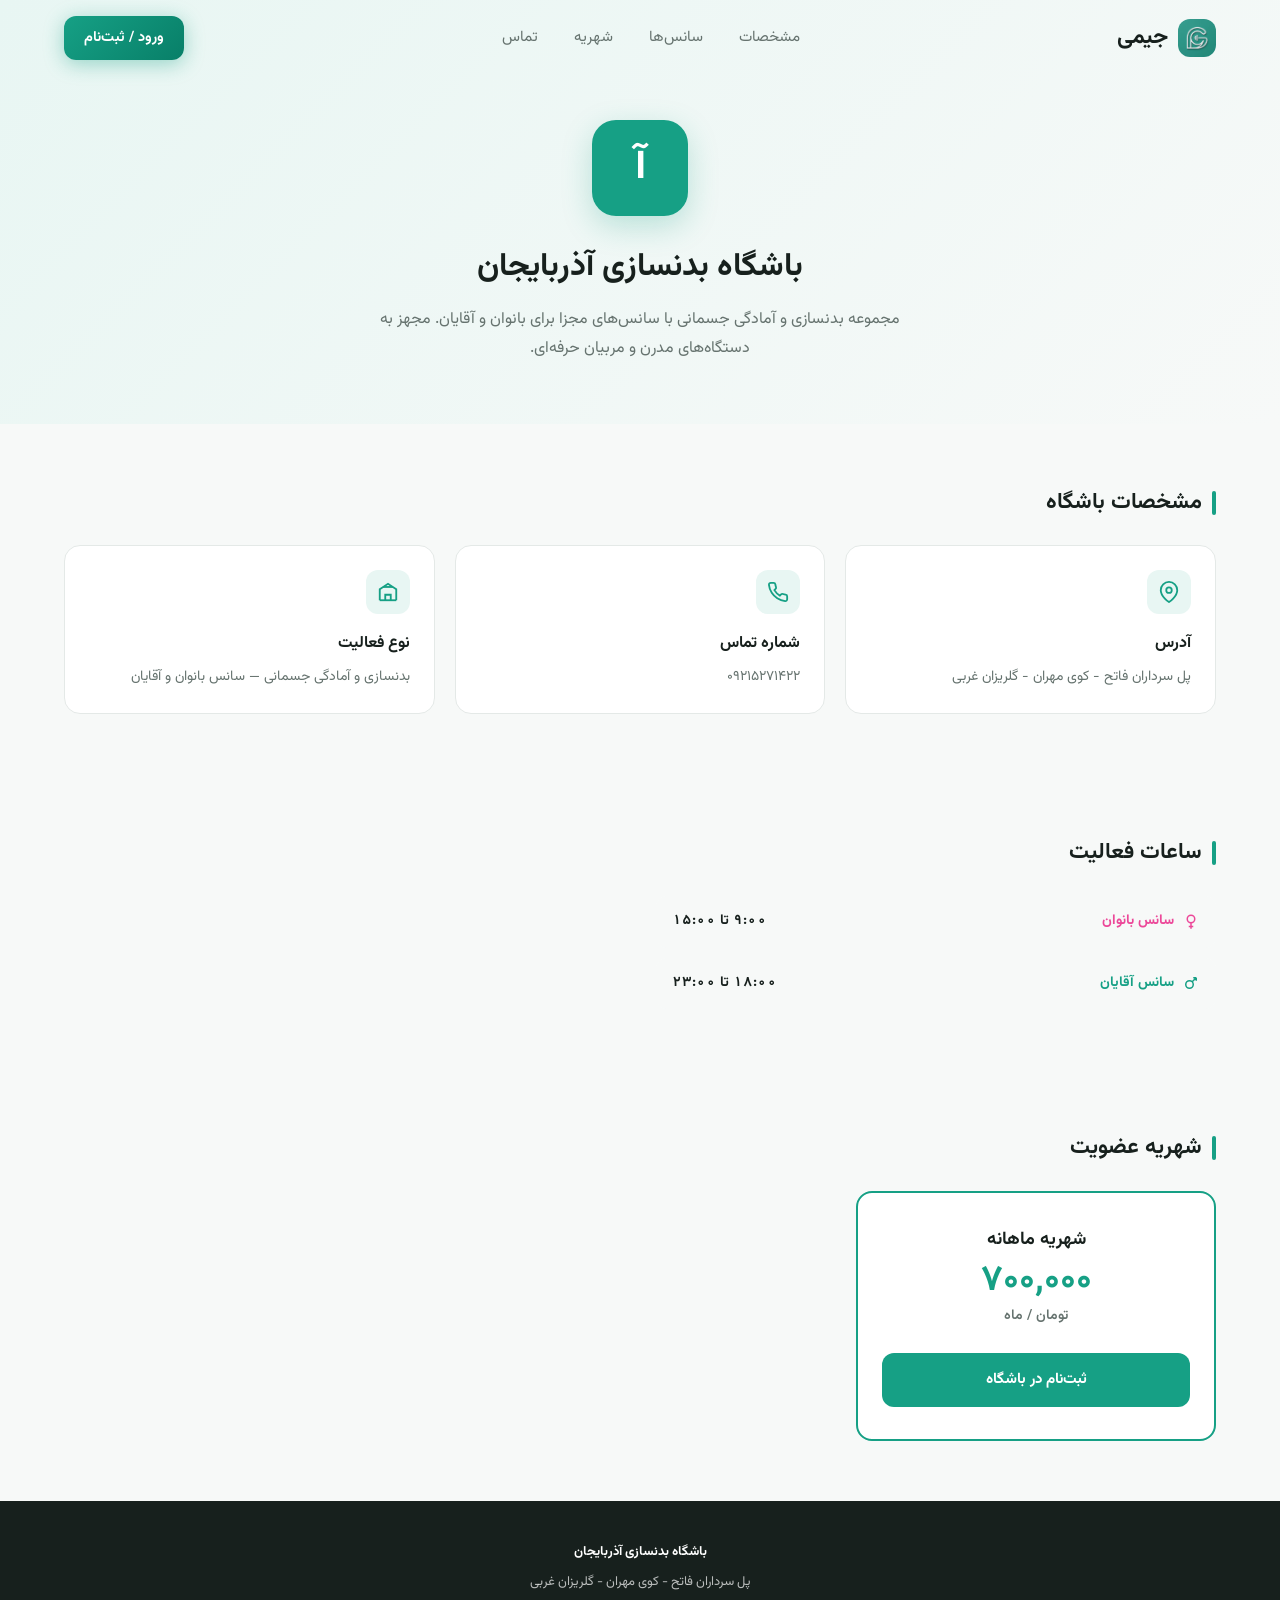
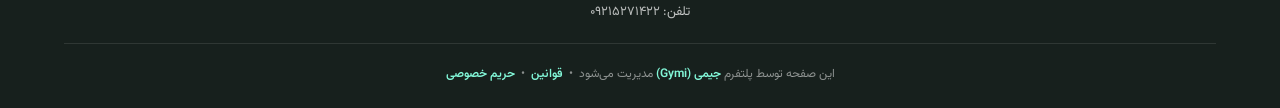
<file: club-azarbaijan.html>
<!DOCTYPE html>
<html lang="fa" dir="rtl">

<head>
    <meta charset="UTF-8">
    <meta name="viewport" content="width=device-width, initial-scale=1.0">
    <meta name="description" content="باشگاه بدنسازی آذربایجان — پل سرداران فاتح، کوی مهران، گلریزان غربی. سانس بانوان و آقایان. شهریه ماهانه ۷۰۰ هزار تومان.">
    <title>باشگاه بدنسازی آذربایجان | جیمی</title>
    <meta name="enamad" content="22237658" />
    <!-- ===== Favicon ===== -->
    <link rel="icon" type="image/x-icon" href="images/favicon/favicon.ico">
    <link rel="icon" type="image/png" sizes="32x32" href="images/favicon/favicon-32x32.png">
    <link rel="icon" type="image/png" sizes="16x16" href="images/favicon/favicon-16x16.png">
    <link rel="apple-touch-icon" sizes="180x180" href="images/favicon/apple-touch-icon.png">
    <link rel="manifest" href="images/favicon/site.webmanifest">
    <meta name="theme-color" content="#16A085">

    <!-- Apply saved theme before render to prevent flash (FOUC) -->
    <script>
        (function () {
            var saved = localStorage.getItem('gymi-theme') || 'light';
            document.documentElement.setAttribute('data-theme', saved);
        })();
    </script>

    <link rel="preload" href="fonts/Vazirmatn-Regular.woff2" as="font" type="font/woff2" crossorigin>
    <link rel="preload" href="fonts/Vazirmatn-Bold.woff2" as="font" type="font/woff2" crossorigin>
    <link rel="stylesheet" href="style.css">

    <style>
        /* Club landing-specific styles */
        .club-hero {
            padding: 120px 0 60px;
            background: linear-gradient(135deg, #E8F6F3 0%, #F7F9F8 100%);
            text-align: center;
        }

        .club-hero-logo {
            width: 96px;
            height: 96px;
            border-radius: 24px;
            background: #16A085;
            display: inline-flex;
            align-items: center;
            justify-content: center;
            color: #fff;
            font-size: 44px;
            font-weight: 900;
            margin-bottom: 24px;
            box-shadow: 0 10px 30px rgba(22, 160, 133, 0.25);
        }

        .club-hero h1 {
            font-size: 32px;
            font-weight: 800;
            color: #17201D;
            margin-bottom: 12px;
        }

        .club-hero p {
            font-size: 16px;
            color: #66736F;
            max-width: 560px;
            margin: 0 auto;
            line-height: 1.8;
        }

        .club-section {
            padding: 60px 0;
        }

        .club-section-title {
            font-size: 22px;
            font-weight: 800;
            color: #17201D;
            margin-bottom: 24px;
            display: flex;
            align-items: center;
            gap: 10px;
        }

        .club-section-title::before {
            content: '';
            width: 4px;
            height: 24px;
            background: #16A085;
            border-radius: 4px;
        }

        .club-grid {
            display: grid;
            grid-template-columns: repeat(auto-fit, minmax(280px, 1fr));
            gap: 20px;
        }

        .club-card {
            background: #fff;
            border: 1px solid #E4E9E7;
            border-radius: 16px;
            padding: 24px;
        }

        .club-card-icon {
            width: 44px;
            height: 44px;
            border-radius: 12px;
            background: #E8F6F3;
            display: flex;
            align-items: center;
            justify-content: center;
            color: #16A085;
            margin-bottom: 16px;
        }

        .club-card h3 {
            font-size: 16px;
            font-weight: 700;
            color: #17201D;
            margin-bottom: 8px;
        }

        .club-card p {
            font-size: 14px;
            color: #66736F;
            line-height: 1.7;
        }

        .shift-row {
            display: flex;
            align-items: center;
            justify-content: space-between;
            padding: 14px 16px;
            background: #F7F9F8;
            border-radius: 12px;
            margin-bottom: 10px;
        }

        .shift-row:last-child {
            margin-bottom: 0;
        }

        .shift-label {
            display: flex;
            align-items: center;
            gap: 8px;
            font-weight: 700;
            color: #17201D;
            font-size: 14px;
        }

        .shift-label.men {
            color: #16A085;
        }

        .shift-label.women {
            color: #EC4899;
        }

        .shift-time {
            font-weight: 700;
            color: #17201D;
            font-size: 14px;
            font-variant-numeric: tabular-nums;
        }

        .pricing-card {
            background: #fff;
            border: 2px solid #16A085;
            border-radius: 16px;
            padding: 32px 24px;
            text-align: center;
        }

        .pricing-name {
            font-size: 18px;
            font-weight: 800;
            color: #17201D;
            margin-bottom: 8px;
        }

        .pricing-price {
            font-size: 36px;
            font-weight: 900;
            color: #16A085;
            line-height: 1;
            margin-bottom: 6px;
        }

        .pricing-unit {
            font-size: 14px;
            font-weight: 600;
            color: #66736F;
        }

        .club-cta {
            margin-top: 24px;
            display: inline-block;
            padding: 14px 32px;
            background: #16A085;
            color: #fff;
            border-radius: 12px;
            font-weight: 700;
            text-decoration: none;
            font-size: 15px;
            transition: transform 0.2s, box-shadow 0.2s;
        }

        .club-cta:hover {
            transform: translateY(-2px);
            box-shadow: 0 10px 25px rgba(22, 160, 133, 0.3);
        }

        .club-footer {
            background: #17201D;
            color: #fff;
            padding: 40px 0 24px;
            text-align: center;
        }

        .club-footer p {
            font-size: 13px;
            color: rgba(255, 255, 255, 0.7);
            margin-bottom: 8px;
        }

        .club-footer a {
            color: #82F7D8;
            text-decoration: none;
            font-weight: 600;
        }

        .club-footer-brand {
            margin-top: 20px;
            padding-top: 20px;
            border-top: 1px solid rgba(255, 255, 255, 0.1);
            font-size: 12px;
            color: rgba(255, 255, 255, 0.5);
        }

        @media (max-width: 640px) {
            .club-hero {
                padding: 100px 0 40px;
            }

            .club-hero h1 {
                font-size: 24px;
            }

            .club-section {
                padding: 40px 0;
            }

            .pricing-price {
                font-size: 30px;
            }
        }
    </style>
</head>

<body>

    <!-- ===== Header ===== -->
    <header class="navbar scrolled" id="navbar">
        <div class="container nav-container">
            <a href="index.html" class="logo">
                <img src="images/logo/logo-icon.webp" alt="لوگوی جیمی" class="logo-img" width="38" height="38">
                <span class="logo-accent">جیمی</span>
            </a>

            <nav class="nav-menu" id="navMenu">
                <a href="#info" class="nav-link">مشخصات</a>
                <a href="#shifts" class="nav-link">سانس‌ها</a>
                <a href="#pricing" class="nav-link">شهریه</a>
                <a href="#contact" class="nav-link">تماس</a>
            </nav>

            <div class="nav-actions">
                <a href="https://app.gymiapps.ir/" class="btn btn-primary btn-sm" target="_blank" rel="noopener">
                    ورود / ثبت‌نام
                </a>
            </div>
        </div>
    </header>

    <!-- ===== Hero ===== -->
    <section class="club-hero">
        <div class="container">
            <div class="club-hero-logo">آ</div>
            <h1>باشگاه بدنسازی آذربایجان</h1>
            <p>
                مجموعه بدنسازی و آمادگی جسمانی با سانس‌های مجزا برای بانوان و آقایان.
                مجهز به دستگاه‌های مدرن و مربیان حرفه‌ای.
            </p>
        </div>
    </section>

    <!-- ===== Info ===== -->
    <section class="club-section" id="info">
        <div class="container">
            <h2 class="club-section-title">مشخصات باشگاه</h2>
            <div class="club-grid">
                <div class="club-card">
                    <div class="club-card-icon">
                        <svg viewBox="0 0 24 24" fill="none" stroke="currentColor" stroke-width="2" width="22" height="22">
                            <path d="M21 10c0 7-9 13-9 13s-9-6-9-13a9 9 0 0 1 18 0z" />
                            <circle cx="12" cy="10" r="3" />
                        </svg>
                    </div>
                    <h3>آدرس</h3>
                    <p>پل سرداران فاتح - کوی مهران - گلریزان غربی</p>
                </div>

                <div class="club-card">
                    <div class="club-card-icon">
                        <svg viewBox="0 0 24 24" fill="none" stroke="currentColor" stroke-width="2" width="22" height="22">
                            <path d="M22 16.92v3a2 2 0 0 1-2.18 2 19.79 19.79 0 0 1-8.63-3.07 19.5 19.5 0 0 1-6-6 19.79 19.79 0 0 1-3.07-8.67A2 2 0 0 1 4.11 2h3a2 2 0 0 1 2 1.72 12.84 12.84 0 0 0 .7 2.81 2 2 0 0 1-.45 2.11L8.09 9.91a16 16 0 0 0 6 6l1.27-1.27a2 2 0 0 1 2.11-.45 12.84 12.84 0 0 0 2.81.7A2 2 0 0 1 22 16.92z" />
                        </svg>
                    </div>
                    <h3>شماره تماس</h3>
                    <p dir="ltr" style="text-align: right;">۰۹۲۱۵۲۷۱۴۲۲</p>
                </div>

                <div class="club-card">
                    <div class="club-card-icon">
                        <svg viewBox="0 0 24 24" fill="none" stroke="currentColor" stroke-width="2" width="22" height="22">
                            <path d="M6.5 6.5h11" />
                            <path d="M21 21H3" />
                            <path d="M3 21V9l9-6 9 6v12" />
                            <path d="M9 21v-6h6v6" />
                        </svg>
                    </div>
                    <h3>نوع فعالیت</h3>
                    <p>بدنسازی و آمادگی جسمانی — سانس بانوان و آقایان</p>
                </div>
            </div>
        </div>
    </section>

    <!-- ===== Shifts ===== -->
    <section class="club-section" id="shifts" style="background: #F7F9F8;">
        <div class="container">
            <h2 class="club-section-title">ساعات فعالیت</h2>
            <div style="max-width: 560px;">
                <div class="shift-row">
                    <div class="shift-label women">
                        <svg viewBox="0 0 24 24" fill="none" stroke="currentColor" stroke-width="2" width="18" height="18">
                            <circle cx="12" cy="8" r="5" />
                            <path d="M12 13v8M9 18h6" />
                        </svg>
                        سانس بانوان
                    </div>
                    <div class="shift-time">۹:۰۰ تا ۱۵:۰۰</div>
                </div>

                <div class="shift-row">
                    <div class="shift-label men">
                        <svg viewBox="0 0 24 24" fill="none" stroke="currentColor" stroke-width="2" width="18" height="18">
                            <circle cx="10" cy="14" r="5" />
                            <path d="M19 5l-5.4 5.4M19 5h-4M19 5v4" />
                        </svg>
                        سانس آقایان
                    </div>
                    <div class="shift-time">۱۸:۰۰ تا ۲۳:۰۰</div>
                </div>
            </div>
        </div>
    </section>

    <!-- ===== Pricing ===== -->
    <section class="club-section" id="pricing">
        <div class="container">
            <h2 class="club-section-title">شهریه عضویت</h2>
            <div style="max-width: 360px;">
                <div class="pricing-card">
                    <div class="pricing-name">شهریه ماهانه</div>
                    <div class="pricing-price">۷۰۰,۰۰۰</div>
                    <div class="pricing-unit">تومان / ماه</div>
                    <a href="https://app.gymiapps.ir/" class="club-cta" target="_blank" rel="noopener">
                        ثبت‌نام در باشگاه
                    </a>
                </div>
            </div>
        </div>
    </section>

    <!-- ===== Footer ===== -->
    <footer class="club-footer" id="contact">
        <div class="container">
            <p><strong style="color: #fff;">باشگاه بدنسازی آذربایجان</strong></p>
            <p>پل سرداران فاتح - کوی مهران - گلریزان غربی</p>
            <p>تلفن: <span dir="ltr">۰۹۲۱۵۲۷۱۴۲۲</span></p>

            <div class="club-footer-brand">
                این صفحه توسط پلتفرم
                <a href="https://gymiapps.ir/" target="_blank" rel="noopener">جیمی (Gymi)</a>
                مدیریت می‌شود
                &nbsp;•&nbsp;
                <a href="https://gymiapps.ir/terms.html" target="_blank" rel="noopener">قوانین</a>
                &nbsp;•&nbsp;
                <a href="https://gymiapps.ir/privacy.html" target="_blank" rel="noopener">حریم خصوصی</a>
            </div>
        </div>
    </footer>

    <script src="script.js"></script>
</body>

</html>
</file>
<file: style.css>
/* =================================
   Font Face — Vazirmatn (Self-Hosted)
   ================================= */
@font-face {
    font-family: 'Vazirmatn';
    src: url('fonts/Vazirmatn-Regular.woff2') format('woff2');
    font-weight: 400;
    font-style: normal;
    font-display: swap;
}

@font-face {
    font-family: 'Vazirmatn';
    src: url('fonts/Vazirmatn-SemiBold.woff2') format('woff2');
    font-weight: 600;
    font-style: normal;
    font-display: swap;
}

@font-face {
    font-family: 'Vazirmatn';
    src: url('fonts/Vazirmatn-Bold.woff2') format('woff2');
    font-weight: 800;
    font-style: normal;
    font-display: swap;
}

/* =================================
   Theme Tokens
   :root = Light (default — matches the Gymi app)
   [data-theme="dark"] = Dark (the original dark theme)
   ================================= */
:root {
    color-scheme: light;

    --bg: #F7F9F8;
    --bg-2: #FFFFFF;
    --surface: rgba(22, 160, 133, 0.05);
    --surface-2: rgba(22, 160, 133, 0.08);
    --border: rgba(23, 32, 29, 0.1);
    --border-2: rgba(23, 32, 29, 0.18);

    --text: #17201D;
    --text-2: #66736F;
    --text-3: #8A9692;

    --primary: #16A085;
    --primary-2: #087F68;
    --accent: #3B82F6;
    --success: #16A085;
    --warning: #F59E0B;
    --error: #EF4444;
    --phone-notch-bg: #1a1a1a;
    --grad-primary: linear-gradient(135deg, #16A085 0%, #087F68 100%);
    --grad-text: linear-gradient(90deg, #16A085, #087F68);
    --grad-card: linear-gradient(145deg, rgba(22, 160, 133, 0.08), rgba(22, 160, 133, 0.02));

    --shadow-sm: 0 2px 8px rgba(23, 32, 29, 0.06);
    --shadow-md: 0 8px 30px rgba(23, 32, 29, 0.08);
    --shadow-lg: 0 20px 60px rgba(23, 32, 29, 0.12);
    --shadow-glow: 0 0 40px rgba(22, 160, 133, 0.2);

    /* RGB triples for theme-aware translucent tints */
    --primary-rgb: 22, 160, 133;
    --primary-2-rgb: 8, 127, 104;
    --accent-rgb: 59, 130, 246;
    --success-rgb: 22, 160, 133;

    /* Theme-aware solid/gradient layers (replaces hardcoded colors) */
    --nav-bg: rgba(247, 249, 248, 0.85);
    --nav-shadow: 0 10px 40px rgba(23, 32, 29, 0.08);
    --menu-bg: rgba(255, 255, 255, 0.98);
    --phone-bg: linear-gradient(145deg, #e7eceb, #d3dbd9);
    --phone-screen-bg: #FFFFFF;
    --floating-card-bg: rgba(255, 255, 255, 0.95);
    --grid-line: rgba(23, 32, 29, 0.05);
    --brands-bg: rgba(22, 160, 133, 0.025);
    --btn-hover-grad: linear-gradient(135deg, #1ba798 0%, #0a8f78 100%);
    --orb-opacity: 0.16;

    --container: 1200px;
    --radius: 16px;
    --radius-lg: 24px;
    --radius-xl: 32px;

    --t-fast: 0.2s ease;
    --t-base: 0.35s cubic-bezier(0.4, 0, 0.2, 1);
    --t-slow: 0.6s cubic-bezier(0.16, 1, 0.3, 1);
}

[data-theme="dark"] {
    color-scheme: dark;

    --bg: #07091a;
    --bg-2: #0c1028;
    --surface: rgba(255, 255, 255, 0.05);
    --surface-2: rgba(255, 255, 255, 0.08);
    --border: rgba(255, 255, 255, 0.1);
    --border-2: rgba(255, 255, 255, 0.18);
    --phone-notch-bg: #000;
    --text: #f4f6ff;
    --text-2: #a8b0d4;
    --text-3: #6b74a0;

    --primary: #6366f1;
    --primary-2: #8b5cf6;
    --accent: #06b6d4;
    --success: #10b981;
    --warning: #f59e0b;
    --error: #ef4444;

    --grad-primary: linear-gradient(135deg, #6366f1 0%, #8b5cf6 50%, #06b6d4 100%);
    --grad-text: linear-gradient(90deg, #818cf8, #a78bfa, #22d3ee);
    --grad-card: linear-gradient(145deg, rgba(99, 102, 241, 0.15), rgba(6, 182, 212, 0.05));

    --shadow-sm: 0 2px 8px rgba(0, 0, 0, 0.2);
    --shadow-md: 0 8px 30px rgba(0, 0, 0, 0.35);
    --shadow-lg: 0 20px 60px rgba(0, 0, 0, 0.5);
    --shadow-glow: 0 0 40px rgba(99, 102, 241, 0.35);

    --primary-rgb: 99, 102, 241;
    --primary-2-rgb: 139, 92, 246;
    --accent-rgb: 6, 182, 212;
    --success-rgb: 16, 185, 129;

    --nav-bg: rgba(7, 9, 26, 0.8);
    --nav-shadow: 0 10px 40px rgba(0, 0, 0, 0.3);
    --menu-bg: rgba(12, 16, 40, 0.98);
    --phone-bg: linear-gradient(145deg, #1a1f3d, #0d1026);
    --phone-screen-bg: #0a0d20;
    --floating-card-bg: rgba(16, 20, 46, 0.9);
    --grid-line: rgba(255, 255, 255, 0.03);
    --brands-bg: rgba(255, 255, 255, 0.015);
    --btn-hover-grad: linear-gradient(135deg, #818cf8, #22d3ee);
    --orb-opacity: 0.4;
}

*,
*::before,
*::after {
    margin: 0;
    padding: 0;
    box-sizing: border-box;
}

html {
    scroll-behavior: smooth;
    scroll-padding-top: 90px;
}

body {
    font-family: 'Vazirmatn', system-ui, -apple-system, 'Segoe UI', sans-serif;
    background-color: var(--bg);
    color: var(--text);
    line-height: 1.7;
    overflow-x: hidden;
    -webkit-font-smoothing: antialiased;
}

body.no-scroll {
    overflow: hidden;
}

a {
    color: inherit;
    text-decoration: none;
}

ul {
    list-style: none;
}

img,
svg {
    display: block;
    max-width: 100%;
}

button {
    font-family: inherit;
    cursor: pointer;
    border: none;
    background: none;
    color: inherit;
}

.container {
    width: 100%;
    max-width: var(--container);
    margin: 0 auto;
    padding: 0 24px;
}

::selection {
    background: var(--primary);
    color: #fff;
}

::-webkit-scrollbar {
    width: 10px;
}

::-webkit-scrollbar-track {
    background: var(--bg-2);
}

::-webkit-scrollbar-thumb {
    background: linear-gradient(180deg, var(--primary), var(--primary-2));
    border-radius: 10px;
    border: 2px solid var(--bg-2);
}


@keyframes pulse {

    0%,
    100% {
        opacity: 1;
    }

    50% {
        opacity: 0.5;
    }
}

/* ===== Scroll Progress ===== */
.scroll-progress {
    position: fixed;
    top: 0;
    right: 0;
    height: 3px;
    width: 0%;
    background: var(--grad-primary);
    z-index: 1000;
    transition: width 0.1s linear;
    box-shadow: 0 0 10px rgba(var(--primary-rgb), 0.6);
}

/* ===== Buttons ===== */
.btn {
    display: inline-flex;
    align-items: center;
    justify-content: center;
    gap: 8px;
    padding: 14px 28px;
    border-radius: 12px;
    font-size: 1rem;
    font-weight: 700;
    transition: all var(--t-base);
    position: relative;
    overflow: hidden;
    white-space: nowrap;
}

.btn-sm {
    padding: 10px 20px;
    font-size: 0.9rem;
}

.btn-block {
    width: 100%;
}



.btn-primary::before {
    content: '';
    position: absolute;
    inset: 0;
    background: var(--btn-hover-grad);
    opacity: 0;
    transition: opacity var(--t-base);
    z-index: -1;    /* ← اضافه کن */
}

.btn-primary:hover {
    transform: translateY(-2px);
    box-shadow: 0 8px 30px rgba(var(--primary-rgb), 0.55);
}

.btn-primary:hover::before {
    opacity: 1;
}

.btn-primary > * {
    position: relative;
    z-index: 1;
}

.btn-primary {
    background: var(--grad-primary);
    color: #fff;
    box-shadow: 0 4px 20px rgba(var(--primary-rgb), 0.4);
    position: relative;
    z-index: 1;     /* ← اضافه کن */
    isolation: isolate;
}

.btn-ghost {
    background: var(--surface);
    border: 1px solid var(--border-2);
    color: var(--text);
    backdrop-filter: blur(10px);
}

.btn-ghost:hover {
    background: var(--surface-2);
    border-color: var(--primary);
    transform: translateY(-2px);
}

/* ===== Navbar ===== */
.navbar {
    position: fixed;
    top: 0;
    right: 0;
    left: 0;
    z-index: 100;
    padding: 16px 0;
    transition: all var(--t-base);
}

.navbar.scrolled {
    padding: 10px 0;
    background: var(--nav-bg);
    backdrop-filter: blur(20px) saturate(180%);
    border-bottom: 1px solid var(--border);
    box-shadow: var(--nav-shadow);
}

.nav-container {
    display: flex;
    align-items: center;
    justify-content: space-between;
    gap: 20px;
}

.logo {
    display: flex;
    align-items: center;
    gap: 10px;
    font-size: 1.4rem;
    font-weight: 800;
    transition: transform var(--t-fast);
}

.logo:hover {
    transform: scale(1.05);
}

.logo-img {
    display: block;
    width: 38px;
    height: 38px;
    object-fit: contain;
    flex-shrink: 0;
    border-radius: 12px;
    /* ← این رو بیشتر کن */
    transition: transform var(--t-fast);
}

.logo:hover .logo-img {
    transform: scale(1.05);
}

.logo-accent {
    color: var(--text);
}

.nav-menu {
    display: flex;
    align-items: center;
    gap: 4px;
}

.nav-link {
    padding: 8px 16px;
    border-radius: 10px;
    font-size: 0.95rem;
    font-weight: 500;
    color: var(--text-2);
    transition: all var(--t-fast);
    position: relative;
}

.nav-link:hover {
    color: var(--text);
    background: var(--surface);
}

.nav-link.active {
    color: var(--text);
    background: var(--surface-2);
}

.nav-actions {
    display: flex;
    align-items: center;
    gap: 12px;
}

.nav-actions-mobile {
    display: none;
}

/* ===== Theme Toggle ===== */
.theme-toggle {
    display: inline-flex;
    align-items: center;
    justify-content: center;
    width: 42px;
    height: 42px;
    border-radius: 12px;
    background: var(--surface);
    border: 1px solid var(--border);
    color: var(--text);
    flex-shrink: 0;
    transition: all var(--t-fast);
}

.theme-toggle:hover {
    background: var(--surface-2);
    border-color: var(--primary);
    color: var(--primary);
}

@media (hover: hover) and (pointer: fine) {
    .theme-toggle:hover {
        transform: rotate(-12deg);
    }
}

.theme-toggle svg {
    width: 20px;
    height: 20px;
    flex-shrink: 0;
}

/* In light mode show the sun, in dark mode show the moon */
.theme-toggle .icon-sun {
    display: block;
}

.theme-toggle .icon-moon {
    display: none;
}

[data-theme="dark"] .theme-toggle .icon-sun {
    display: none;
}

[data-theme="dark"] .theme-toggle .icon-moon {
    display: block;
}

.hamburger {
    display: none;
    width: 44px;
    height: 44px;
    flex-direction: column;
    align-items: center;
    justify-content: center;
    gap: 5px;
    border-radius: 12px;
    background: var(--surface);
    border: 1px solid var(--border);
}

.hamburger span {
    width: 20px;
    height: 2px;
    background: var(--text);
    border-radius: 2px;
    transition: all var(--t-base);
}

.hamburger.active span:nth-child(1) {
    transform: translateY(7px) rotate(45deg);
}

.hamburger.active span:nth-child(2) {
    opacity: 0;
}

.hamburger.active span:nth-child(3) {
    transform: translateY(-7px) rotate(-45deg);
}

/* ===== Hero ===== */
.hero {
    position: relative;
    min-height: 100vh;
    display: flex;
    align-items: center;
    padding: 140px 0 80px;
    overflow: hidden;
}

.hero-bg {
    position: absolute;
    inset: 0;
    z-index: 0;
    pointer-events: none;
}

.orb {
    position: absolute;
    border-radius: 50%;
    filter: blur(100px);
    opacity: var(--orb-opacity);
    animation: floatOrb 20s ease-in-out infinite;
}

.orb-1 {
    width: 500px;
    height: 500px;
    background: radial-gradient(circle, var(--primary), transparent 70%);
    top: -100px;
    right: -150px;
}

.orb-2 {
    width: 450px;
    height: 450px;
    background: radial-gradient(circle, var(--accent), transparent 70%);
    bottom: -150px;
    left: -100px;
    animation-delay: -7s;
}

.orb-3 {
    width: 350px;
    height: 350px;
    background: radial-gradient(circle, var(--primary-2), transparent 70%);
    top: 40%;
    left: 35%;
    animation-delay: -14s;
}

@keyframes floatOrb {

    0%,
    100% {
        transform: translate(0, 0) scale(1);
    }

    33% {
        transform: translate(40px, -50px) scale(1.1);
    }

    66% {
        transform: translate(-30px, 40px) scale(0.95);
    }
}

.grid-overlay {
    position: absolute;
    inset: 0;
    background-image:
        linear-gradient(var(--grid-line) 1px, transparent 1px),
        linear-gradient(90deg, var(--grid-line) 1px, transparent 1px);
    background-size: 60px 60px;
    mask-image: radial-gradient(ellipse at center, black 30%, transparent 75%);
    -webkit-mask-image: radial-gradient(ellipse at center, black 30%, transparent 75%);
}

.hero-container {
    position: relative;
    z-index: 1;
    display: grid;
    grid-template-columns: 1.1fr 0.9fr;
    align-items: center;
    gap: 60px;
}

.hero-content {
    max-width: 620px;
}

.badge {
    display: inline-flex;
    align-items: center;
    gap: 10px;
    padding: 8px 18px;
    background: var(--surface);
    border: 1px solid var(--border-2);
    border-radius: 100px;
    font-size: 0.85rem;
    font-weight: 600;
    color: var(--text-2);
    backdrop-filter: blur(10px);
    margin-bottom: 24px;
}

.pulse-dot {
    width: 8px;
    height: 8px;
    background: var(--success);
    border-radius: 50%;
    position: relative;
}

.pulse-dot::before {
    content: '';
    position: absolute;
    inset: 0;
    background: var(--success);
    border-radius: 50%;
    animation: pulseRing 2s ease-out infinite;
}

@keyframes pulseRing {
    0% {
        transform: scale(1);
        opacity: 1;
    }

    100% {
        transform: scale(3);
        opacity: 0;
    }
}

.hero-title {
    font-size: clamp(2.5rem, 5.5vw, 4.5rem);
    font-weight: 900;
    line-height: 1.15;
    margin-bottom: 24px;
    letter-spacing: -0.02em;
}

.gradient-text {
    background: var(--grad-text);
    -webkit-background-clip: text;
    background-clip: text;
    -webkit-text-fill-color: transparent;
    background-size: 200% 200%;
    animation: gradientShift 5s ease infinite;
}

@keyframes gradientShift {

    0%,
    100% {
        background-position: 0% 50%;
    }

    50% {
        background-position: 100% 50%;
    }
}

.hero-subtitle {
    font-size: 1.15rem;
    color: var(--text-2);
    margin-bottom: 36px;
    max-width: 540px;
}

.hero-buttons {
    display: flex;
    gap: 16px;
    flex-wrap: wrap;
    margin-bottom: 40px;
}

.hero-trust {
    display: flex;
    align-items: center;
    gap: 16px;
}

.avatars {
    display: flex;
}

.avatar {
    width: 42px;
    height: 42px;
    border-radius: 50%;
    display: grid;
    place-items: center;
    font-weight: 700;
    font-size: 0.95rem;
    color: #fff;
    background: var(--grad-primary);
    border: 2px solid var(--bg);
    margin-right: -12px;
}

.avatar:nth-child(2) {
    background: linear-gradient(135deg, #06b6d4, #3b82f6);
}

.avatar:nth-child(3) {
    background: linear-gradient(135deg, #8b5cf6, #ec4899);
}

.avatar:nth-child(4) {
    background: linear-gradient(135deg, #f59e0b, #ef4444);
}

.stars {
    color: var(--warning);
    letter-spacing: 2px;
    font-size: 0.9rem;
    margin-bottom: 2px;
}

.trust-text span {
    font-size: 0.9rem;
    color: var(--text-2);
}

/* ===== Phone Mockup ===== */
.hero-visual {
    display: flex;
    justify-content: center;
    align-items: center;
}

.phone-wrapper {
    position: relative;
    width: 340px;
}

.phone {
    position: relative;
    width: 320px;
    height: 650px;
    background: var(--phone-bg);
    border-radius: 48px;
    border: 2px solid var(--border-2);
    padding: 14px;
    box-shadow: var(--shadow-lg), var(--shadow-glow);
    animation: phoneFloat 6s ease-in-out infinite;
    z-index: 2;
}

@keyframes phoneFloat {

    0%,
    100% {
        transform: translateY(0) rotate(0deg);
    }

    50% {
        transform: translateY(-25px) rotate(-1.5deg);
    }
}

.phone-notch {
    position: absolute;
    top: 14px;
    left: 50%;
    transform: translateX(-50%);
    width: 110px;
    height: 26px;
    background: var(--phone-notch-bg);
    border-radius: 0 0 18px 18px;
    z-index: 10;
}

.phone-screen {
    width: 100%;
    height: 100%;
    background: var(--phone-screen-bg);
    border-radius: 28px;
    overflow: hidden;
    padding: 0;
    display: flex;
    flex-direction: column;
}

.app-header {
    text-align: center;
}

.app-greeting {
    font-size: 1.15rem;
    font-weight: 800;
    margin-bottom: 2px;
}

.app-sub {
    font-size: 0.8rem;
    color: var(--text-3);
}

.app-stats {
    display: grid;
    grid-template-columns: 1fr 1fr;
    gap: 10px;
}

.app-stat {
    background: var(--surface);
    border: 1px solid var(--border);
    border-radius: 16px;
    padding: 14px 12px;
    text-align: center;
}

.app-stat.accent {
    background: var(--grad-card);
    border-color: rgba(var(--primary-rgb), 0.4);
}

.as-value {
    font-size: 1.6rem;
    font-weight: 900;
    background: var(--grad-text);
    -webkit-background-clip: text;
    background-clip: text;
    -webkit-text-fill-color: transparent;
}

.as-label {
    font-size: 0.7rem;
    color: var(--text-3);
    margin-top: 2px;
}

.app-chart {
    background: var(--surface);
    border: 1px solid var(--border);
    border-radius: 16px;
    padding: 14px;
}

.ac-title {
    font-size: 0.8rem;
    font-weight: 700;
    color: var(--text-2);
    margin-bottom: 12px;
}

.chart-bars {
    display: flex;
    align-items: flex-end;
    gap: 8px;
    height: 90px;
}

.bar {
    flex: 1;
    height: var(--h);
    background: var(--grad-primary);
    border-radius: 6px 6px 3px 3px;
    opacity: 0.85;
    transform-origin: bottom;
    animation: barGrow 1.5s cubic-bezier(0.16, 1, 0.3, 1) backwards;
}

.bar:nth-child(1) {
    animation-delay: 0.1s;
}

.bar:nth-child(2) {
    animation-delay: 0.2s;
}

.bar:nth-child(3) {
    animation-delay: 0.3s;
}

.bar:nth-child(4) {
    animation-delay: 0.4s;
}

.bar:nth-child(5) {
    animation-delay: 0.5s;
}

.bar:nth-child(6) {
    animation-delay: 0.6s;
}

.bar:nth-child(7) {
    animation-delay: 0.7s;
}

@keyframes barGrow {
    from {
        transform: scaleY(0);
        opacity: 0;
    }

    to {
        transform: scaleY(1);
        opacity: 0.85;
    }
}

.app-classes {
    background: var(--surface);
    border: 1px solid var(--border);
    border-radius: 16px;
    padding: 14px;
    flex: 1;
}

.class-item {
    display: flex;
    align-items: center;
    gap: 10px;
    padding: 8px 0;
    font-size: 0.82rem;
    color: var(--text-2);
    border-bottom: 1px solid var(--border);
}

.class-item:last-child {
    border-bottom: none;
}

.ci-dot {
    width: 9px;
    height: 9px;
    border-radius: 50%;
    background: var(--success);
    flex-shrink: 0;
}

.ci-dot.violet {
    background: var(--primary-2);
}

.ci-dot.orange {
    background: var(--warning);
}

/* Floating Cards */
.floating-card {
    position: absolute;
    z-index: 3;
    display: flex;
    align-items: center;
    gap: 12px;
    background: var(--floating-card-bg);
    backdrop-filter: blur(20px);
    border: 1px solid var(--border-2);
    border-radius: 18px;
    padding: 14px 18px;
    box-shadow: var(--shadow-md);
    animation: cardFloat 5s ease-in-out infinite;
}

.card-revenue {
    top: 80px;
    left: -70px;
    animation-delay: -1s;
}

.card-members {
    bottom: 100px;
    right: -60px;
    animation-delay: -3s;
}

@keyframes cardFloat {

    0%,
    100% {
        transform: translateY(0) rotate(0deg);
    }

    50% {
        transform: translateY(-15px) rotate(1.5deg);
    }
}

.fc-icon {
    width: 42px;
    height: 42px;
    border-radius: 12px;
    display: grid;
    place-items: center;
    padding: 10px;
    flex-shrink: 0;
}

.fc-icon.green {
    background: rgba(var(--success-rgb), 0.15);
    color: var(--success);
}

.fc-icon.violet {
    background: rgba(var(--primary-2-rgb), 0.15);
    color: var(--primary-2);
}

.fc-title {
    font-size: 0.75rem;
    color: var(--text-3);
    margin-bottom: 2px;
}

.fc-value {
    font-size: 1.05rem;
    font-weight: 800;
    margin-bottom: 2px;
}

.fc-trend {
    font-size: 0.68rem;
    color: var(--success);
}

.card-members .fc-trend {
    color: var(--text-3);
}

/* ===== Section Commons ===== */
.section {
    position: relative;
    padding: 100px 0;
}

.section-head {
    text-align: center;
    max-width: 720px;
    margin: 0 auto 64px;
}

.section-tag {
    display: inline-block;
    padding: 6px 18px;
    background: var(--surface);
    border: 1px solid var(--border-2);
    border-radius: 100px;
    font-size: 0.8rem;
    font-weight: 700;
    color: var(--primary);
    margin-bottom: 16px;
    letter-spacing: 1px;
}

.section-title {
    font-size: clamp(2rem, 4vw, 3.2rem);
    font-weight: 900;
    line-height: 1.2;
    margin-bottom: 16px;
    letter-spacing: -0.02em;
}

.section-desc {
    font-size: 1.1rem;
    color: var(--text-2);
}

/* ===== Brands ===== */
.brands {
    padding: 50px 0;
    border-top: 1px solid var(--border);
    border-bottom: 1px solid var(--border);
    background: var(--brands-bg);
}

.brands-title {
    text-align: center;
    font-size: 0.85rem;
    color: var(--text-3);
    margin-bottom: 28px;
    letter-spacing: 1px;
}

.brands-static {
    display: flex;
    justify-content: center;
    align-items: center;
    gap: 40px;
    flex-wrap: wrap;
}

.brand-item {
    font-size: 1.1rem;
    font-weight: 700;
    color: var(--text-2);
    white-space: nowrap;
    padding: 10px 20px;
    background: var(--surface);
    border: 1px solid var(--border);
    border-radius: var(--radius);
    transition: all var(--t-base);
}

.brand-item:hover {
    color: var(--text);
    border-color: var(--border-2);
    background: var(--surface-2);
    transform: translateY(-3px);
}

/* ===== Features ===== */
.features-grid {
    display: grid;
    grid-template-columns: repeat(3, 1fr);
    gap: 24px;
}

.feature-card {
    position: relative;
    background: var(--surface);
    border: 1px solid var(--border);
    border-radius: var(--radius-lg);
    padding: 32px;
    transition: all var(--t-base);
    overflow: hidden;
}

.feature-card::before {
    content: '';
    position: absolute;
    inset: 0;
    background: var(--grad-card);
    opacity: 0;
    transition: opacity var(--t-base);
    pointer-events: none;
}

.feature-card:hover {
    transform: translateY(-8px);
    border-color: var(--border-2);
    box-shadow: var(--shadow-lg);
}

.feature-card:hover::before {
    opacity: 1;
}

.feature-icon {
    width: 56px;
    height: 56px;
    border-radius: 16px;
    display: grid;
    place-items: center;
    padding: 14px;
    margin-bottom: 20px;
    position: relative;
    z-index: 1;
    transition: transform var(--t-base);
}

.feature-card:hover .feature-icon {
    transform: scale(1.1) rotate(-5deg);
}

.icon-green {
    background: rgba(var(--success-rgb), 0.15);
    color: var(--success);
}

.icon-violet {
    background: rgba(var(--primary-2-rgb), 0.15);
    color: var(--primary-2);
}

.icon-orange {
    background: rgba(245, 158, 11, 0.15);
    color: var(--warning);
}

.icon-cyan {
    background: rgba(var(--accent-rgb), 0.15);
    color: var(--accent);
}

.icon-pink {
    background: rgba(236, 72, 153, 0.15);
    color: #ec4899;
}

.icon-yellow {
    background: rgba(250, 204, 21, 0.15);
    color: #facc15;
}

.feature-card h3 {
    font-size: 1.25rem;
    font-weight: 800;
    margin-bottom: 10px;
    position: relative;
    z-index: 1;
}

.feature-card p {
    font-size: 0.95rem;
    color: var(--text-2);
    line-height: 1.7;
    position: relative;
    z-index: 1;
}

/* ===== Stats ===== */
.stats {
    padding: 80px 0;
    background: linear-gradient(180deg, transparent, rgba(var(--primary-rgb), 0.04), transparent);
}

.stats-grid {
    display: grid;
    grid-template-columns: repeat(4, 1fr);
    gap: 24px;
}

.stat-item {
    text-align: center;
    padding: 32px 16px;
    background: var(--surface);
    border: 1px solid var(--border);
    border-radius: var(--radius-lg);
    transition: all var(--t-base);
}

.stat-item:hover {
    transform: translateY(-6px);
    border-color: var(--primary);
    box-shadow: var(--shadow-glow);
}

.stat-number {
    font-size: clamp(2rem, 4vw, 3rem);
    font-weight: 900;
    line-height: 1.1;
    margin-bottom: 8px;
    background: var(--grad-text);
    -webkit-background-clip: text;
    background-clip: text;
    -webkit-text-fill-color: transparent;
}

.stat-label {
    font-size: 0.95rem;
    color: var(--text-2);
    font-weight: 500;
}

/* ===== How It Works ===== */
.steps {
    display: flex;
    align-items: stretch;
    justify-content: center;
    gap: 0;
    flex-wrap: wrap;
}

.step {
    flex: 1;
    min-width: 200px;      /* ← از 260 به 200 */
    max-width: 260px;      /* ← از 340 به 260 */
    text-align: center;
    padding: 28px 18px;
    background: var(--surface);
    border: 1px solid var(--border);
    border-radius: var(--radius-lg);
    transition: all var(--t-base);
}

.step:hover {
    transform: translateY(-8px);
    border-color: var(--primary);
    box-shadow: var(--shadow-lg);
}

.step-number {
    width: 64px;
    height: 64px;
    margin: 0 auto 20px;
    border-radius: 50%;
    display: grid;
    place-items: center;
    font-size: 1.6rem;
    font-weight: 900;
    background: var(--grad-primary);
    color: #fff;
    box-shadow: 0 8px 25px rgba(var(--primary-rgb), 0.4);
}

.step h3 {
    font-size: 1.25rem;
    font-weight: 800;
    margin-bottom: 10px;
}

.step p {
    font-size: 0.95rem;
    color: var(--text-2);
}

.step-line {
    width: 30px;
    align-self: center;
    height: 2px;
    background: linear-gradient(90deg, var(--primary), transparent);
    margin: 0 12px;
}

/* ===== Showcase ===== */
.showcase-grid {
    display: grid;
    grid-template-columns: 280px 1fr;
    gap: 60px;
    align-items: center;
}

.showcase-tabs {
    display: flex;
    flex-direction: column;
    gap: 12px;
}

.tab {
    display: flex;
    align-items: center;
    gap: 12px;
    padding: 16px 24px;
    border-radius: var(--radius);
    background: var(--surface);
    border: 1px solid var(--border);
    font-size: 1rem;
    font-weight: 600;
    color: var(--text-2);
    text-align: right;
    transition: all var(--t-base);
    position: relative;
    overflow: hidden;
}

.tab::before {
    content: '';
    position: absolute;
    right: 0;
    top: 50%;
    transform: translateY(-50%);
    width: 3px;
    height: 0;
    background: var(--grad-primary);
    transition: height var(--t-base);
    border-radius: 3px;
}

.tab:hover {
    color: var(--text);
    background: var(--surface-2);
}

.tab.active {
    color: var(--text);
    background: var(--grad-card);
    border-color: rgba(var(--primary-rgb), 0.4);
    box-shadow: var(--shadow-sm);
}

.tab.active::before {
    height: 60%;
}

.showcase-stage {
    display: flex;
    justify-content: center;
    align-items: center;
    min-height: 720px;
    position: relative;
}

.showcase-stage::before {
    content: '';
    position: absolute;
    width: 400px;
    height: 400px;
    background: radial-gradient(circle, rgba(var(--primary-rgb), 0.25), transparent 70%);
    filter: blur(80px);
    z-index: 0;
}

.stage-phone {
    position: relative;
    z-index: 1;
    width: 288px;
    height: 620px;
    background: var(--phone-bg);
    border-radius: 40px;
    border: 2px solid var(--border-2);
    padding: 12px;
    box-shadow: var(--shadow-lg), var(--shadow-glow);
    animation: phoneFloat 6s ease-in-out infinite;
    transition: transform 0.5s cubic-bezier(0.16, 1, 0.3, 1), opacity 0.5s ease;
}

.stage-phone.switching {
    transform: scale(0.92);
    opacity: 0.4;
}



/* ===== Testimonials ===== */
.testimonials-grid {
    display: grid;
    grid-template-columns: repeat(3, 1fr);
    gap: 24px;
}

.testimonial-card {
    background: var(--surface);
    border: 1px solid var(--border);
    border-radius: var(--radius-lg);
    padding: 32px;
    transition: all var(--t-base);
    display: flex;
    flex-direction: column;
}

.testimonial-card:hover {
    transform: translateY(-8px);
    border-color: var(--border-2);
    box-shadow: var(--shadow-lg);
}

.testimonial-card .stars {
    font-size: 1.1rem;
    margin-bottom: 16px;
}

.testimonial-card p {
    font-size: 1rem;
    color: var(--text-2);
    line-height: 1.8;
    margin-bottom: 24px;
    flex: 1;
}

.testimonial-author {
    display: flex;
    align-items: center;
    gap: 12px;
}

.testimonial-author .avatar {
    margin-right: 0;
    flex-shrink: 0;
}

.ta-name {
    font-weight: 700;
    font-size: 0.95rem;
}

.ta-role {
    font-size: 0.82rem;
    color: var(--text-3);
}

/* ===== Pricing ===== */
.pricing-grid {
    display: grid;
    grid-template-columns: repeat(3, 1fr);
    gap: 24px;
    align-items: stretch;
}

.pricing-card {
    position: relative;
    background: var(--surface);
    border: 1px solid var(--border);
    border-radius: var(--radius-lg);
    padding: 36px 32px;
    transition: all var(--t-base);
    display: flex;
    flex-direction: column;
}

.pricing-card:hover {
    transform: translateY(-8px);
    border-color: var(--border-2);
    box-shadow: var(--shadow-lg);
}

.pricing-card.popular {
    background: var(--grad-card);
    border-color: rgba(var(--primary-rgb), 0.5);
    box-shadow: var(--shadow-glow);
    transform: scale(1.03);
}

.pricing-card.popular:hover {
    transform: scale(1.03) translateY(-8px);
}

.popular-badge {
    position: absolute;
    top: -14px;
    right: 32px;
    padding: 6px 16px;
    background: var(--grad-primary);
    border-radius: 100px;
    font-size: 0.78rem;
    font-weight: 700;
    color: #fff;
    box-shadow: 0 4px 15px rgba(var(--primary-rgb), 0.5);
}

.pricing-name {
    font-size: 1.15rem;
    font-weight: 800;
    color: var(--text-2);
    margin-bottom: 12px;
}

.pricing-price {
    font-size: 2.4rem;
    font-weight: 900;
    margin-bottom: 24px;
    line-height: 1;
}

.pricing-unit {
    font-size: 0.9rem;
    font-weight: 500;
    color: var(--text-3);
}

.pricing-features {
    display: flex;
    flex-direction: column;
    gap: 12px;
    margin-bottom: 28px;
    flex: 1;
}

.pricing-features li {
    display: flex;
    align-items: center;
    gap: 10px;
    font-size: 0.95rem;
    color: var(--text-2);
}

.pricing-features li::before {
    content: '✓';
    width: 22px;
    height: 22px;
    border-radius: 50%;
    background: rgba(var(--success-rgb), 0.15);
    color: var(--success);
    display: grid;
    place-items: center;
    font-size: 0.75rem;
    font-weight: 900;
    flex-shrink: 0;
}

/* ===== Download CTA ===== */
.download {
    padding-bottom: 100px;
}

.download-card {
    position: relative;
    background: linear-gradient(135deg, rgba(var(--primary-rgb), 0.12), rgba(var(--accent-rgb), 0.06));
    border: 1px solid var(--border-2);
    border-radius: var(--radius-xl);
    padding: 72px 40px;
    text-align: center;
    overflow: hidden;
}

.download-glow {
    position: absolute;
    top: -50%;
    left: 50%;
    transform: translateX(-50%);
    width: 700px;
    height: 700px;
    background: radial-gradient(circle, rgba(var(--primary-rgb), 0.3), transparent 60%);
    filter: blur(60px);
    pointer-events: none;
}

.download-content {
    position: relative;
    z-index: 1;
}

.download-title {
    font-size: clamp(1.8rem, 4vw, 3rem);
    font-weight: 900;
    line-height: 1.25;
    margin-bottom: 16px;
}

.download-desc {
    font-size: 1.1rem;
    color: var(--text-2);
    margin-bottom: 40px;
}

.download-buttons {
    display: flex;
    justify-content: center;
    gap: 16px;
    flex-wrap: wrap;
}

.store-btn {
    display: flex;
    align-items: center;
    gap: 12px;
    padding: 14px 24px;
    background: var(--surface);
    border: 1px solid var(--border-2);
    border-radius: 16px;
    transition: all var(--t-base);
    backdrop-filter: blur(10px);
}

.store-btn:hover {
    transform: translateY(-4px);
    background: var(--surface-2);
    border-color: var(--primary);
    box-shadow: var(--shadow-md);
}

.store-btn svg {
    color: var(--text);
    flex-shrink: 0;
}

.store-btn small {
    display: block;
    font-size: 0.72rem;
    color: var(--text-3);
    line-height: 1.2;
}

.store-btn strong {
    display: block;
    font-size: 1rem;
    font-weight: 700;
    line-height: 1.3;
}

/* ===== Footer ===== */
.footer {
    background: var(--bg-2);
    border-top: 1px solid var(--border);
    padding-top: 64px;
}

.footer-container {
    display: grid;
    grid-template-columns: 1fr 2fr;
    gap: 60px;
    padding-bottom: 48px;
}

.footer-brand p {
    color: var(--text-3);
    font-size: 0.95rem;
    margin-top: 12px;
}

.footer-links {
    display: grid;
    grid-template-columns: repeat(3, 1fr);
    gap: 40px;
}

.footer-col h4 {
    font-size: 1rem;
    font-weight: 800;
    margin-bottom: 16px;
    color: var(--text);
}

.footer-col a {
    display: block;
    font-size: 0.92rem;
    color: var(--text-3);
    margin-bottom: 10px;
    transition: all var(--t-fast);
}

.footer-col a:hover {
    color: var(--primary);
    transform: translateX(-4px);
}

.footer-bottom {
    border-top: 1px solid var(--border);
    padding: 24px 0;
}

.footer-bottom .container {
    display: flex;
    align-items: center;
    justify-content: space-between;
    gap: 20px;
    flex-wrap: wrap;
}

.footer-bottom p {
    font-size: 0.85rem;
    color: var(--text-3);
}

.social-links {
    display: flex;
    gap: 20px;
}

.social-links a {
    font-size: 0.85rem;
    color: var(--text-2);
    transition: color var(--t-fast);
}

.social-links a:hover {
    color: var(--primary);
}

/* ===== Scroll Reveal Animation ===== */
.reveal {
    opacity: 0;
    transform: translateY(40px);
    transition: opacity 0.8s cubic-bezier(0.16, 1, 0.3, 1),
        transform 0.8s cubic-bezier(0.16, 1, 0.3, 1);
}

.reveal.active {
    opacity: 1;
    transform: translateY(0);
}

/* ===== Responsive ===== */
@media (max-width: 1024px) {
    .hero-container {
        grid-template-columns: 1fr;
        gap: 80px;
        text-align: center;
    }

    .hero-content {
        max-width: 100%;
        margin: 0 auto;
    }

    .hero-subtitle {
        margin-left: auto;
        margin-right: auto;
    }

    .hero-buttons {
        justify-content: center;
    }

    .hero-trust {
        justify-content: center;
    }

    .features-grid,
    .testimonials-grid,
    .pricing-grid {
        grid-template-columns: repeat(2, 1fr);
    }

    .pricing-card.popular {
        transform: none;
    }

    .pricing-card.popular:hover {
        transform: translateY(-8px);
    }

    .showcase-grid {
        grid-template-columns: 1fr;
        gap: 40px;
    }

    .showcase-tabs {
        flex-direction: row;
        flex-wrap: wrap;
        justify-content: center;
    }

    .tab {
        min-width: 130px;
        justify-content: center;
    }

    .tab::before {
        display: none;
    }

    .footer-container {
        grid-template-columns: 1fr;
        gap: 40px;
    }
}

@media (max-width: 900px) {
    .nav-menu {
        position: fixed;
        top: 0;
        right: -100%;
        width: 75%;
        max-width: 320px;
        height: 100vh;
        flex-direction: column;
        align-items: stretch;
        justify-content: flex-start;
        gap: 8px;
        background: var(--menu-bg);
        backdrop-filter: blur(20px);
        border-left: 1px solid var(--border);
        padding: 90px 24px 24px;
        transition: right var(--t-slow);
        z-index: 99;
    }

    .nav-menu.open {
        right: 0;
    }

    .nav-link {
        padding: 14px 16px;
        font-size: 1.05rem;
        border-radius: 12px;
    }

    .nav-actions-mobile {
        display: block;
        margin-top: 16px;
    }

    .nav-actions-mobile .btn {
        width: 100%;
    }

    .nav-actions .theme-toggle {
        display: none;
    }

    .nav-actions-mobile .theme-toggle {
        width: 100%;
        margin-top: 12px;
    }

    .hamburger {
        display: flex;
    }

    .steps {
        flex-direction: column;
        align-items: center;
    }

    .step-line {
        width: 2px;
        height: 40px;
        background: linear-gradient(180deg, var(--primary), transparent);
        margin: 12px 0;
    }

    .stats-grid {
        grid-template-columns: repeat(2, 1fr);
        gap: 16px;
    }
}

@media (max-width: 640px) {
    .container {
        padding: 0 16px;
    }

    .hero {
        padding: 120px 0 60px;
    }

    .hero-title {
        font-size: 2.2rem;
    }

    .hero-subtitle {
        font-size: 1rem;
    }

    .hero-buttons {
    flex-direction: row;
    justify-content: center;
    flex-wrap: wrap;
    width: 100%;
}

.hero-buttons .btn {
    width: auto;
    min-width: 140px;
    padding: 12px 20px;
    font-size: 0.9rem;
    flex: 0 1 auto;
}

    .phone-wrapper {
        width: 280px;
    }

    .phone {
        width: 280px;
        height: 570px;
        border-radius: 40px;
    }



    .floating-card {
        padding: 10px 14px;
        gap: 8px;
    }

    .fc-icon {
        width: 34px;
        height: 34px;
    }

    .fc-value {
        font-size: 0.9rem;
    }

    .fc-title {
        font-size: 0.68rem;
    }

    .fc-trend {
        font-size: 0.62rem;
    }

    .card-revenue {
        top: 60px;
        left: -30px;
    }

    .card-members {
        bottom: 80px;
        right: -20px;
    }

    .section {
        padding: 70px 0;
    }

    .section-head {
        margin-bottom: 40px;
    }

    .features-grid,
    .testimonials-grid,
    .pricing-grid {
        grid-template-columns: 1fr;
    }

    .pricing-card {
        padding: 28px 24px;
    }

    .stats-grid {
        grid-template-columns: 1fr 1fr;
    }

    .stat-item {
        padding: 24px 12px;
    }

    .download-card {
        padding: 48px 20px;
    }

    .download-buttons {
        flex-direction: column;
        align-items: stretch;
    }

    .store-btn {
        justify-content: center;
    }

    .stage-phone {
        width: 280px;
        height: 570px;
        border-radius: 40px;
    }

    .showcase-stage {
        min-height: 640px;
    }

    .footer-links {
        grid-template-columns: 1fr 1fr;
        gap: 32px;
    }

    .footer-bottom .container {
        flex-direction: column;
        text-align: center;
    }
}

@media (max-width: 380px) {

    .phone,
    .stage-phone {
        width: 250px;
        height: 510px;
    }

    .hero-title {
        font-size: 1.9rem;
    }

    .card-revenue {
        left: -10px;
    }

    .card-members {
        right: 0;
    }
}

/* ===== Reduced Motion ===== */
@media (prefers-reduced-motion: reduce) {

    *,
    *::before,
    *::after {
        animation-duration: 0.01ms !important;
        animation-iteration-count: 1 !important;
        transition-duration: 0.01ms !important;
        scroll-behavior: auto !important;
    }

    .reveal {
        opacity: 1;
        transform: none;
    }
}


/* =================================
   Trust Badges (Footer)
   ================================= */
.trust-badges {
    display: flex;
    gap: 12px;
    margin-top: 20px;
    flex-wrap: wrap;
}

.trust-badge-placeholder {
    width: 80px;
    height: 80px;
    display: grid;
    place-items: center;
    background: var(--surface);
    border: 1px dashed var(--border-2);
    border-radius: var(--radius);
    font-size: 0.72rem;
    color: var(--text-3);
    text-align: center;
    line-height: 1.4;
    padding: 6px;
    transition: all var(--t-fast);
}

.trust-badge-placeholder:hover {
    border-color: var(--primary);
    color: var(--text-2);
}

/* =================================
   Legal / Info Pages
   ================================= */
.page-header {
    padding: 140px 0 60px;
    position: relative;
    overflow: hidden;
}

.page-header::before {
    content: '';
    position: absolute;
    top: -100px;
    right: -150px;
    width: 500px;
    height: 500px;
    background: radial-gradient(circle, rgba(var(--primary-rgb), 0.25), transparent 70%);
    filter: blur(100px);
    pointer-events: none;
}

.page-header-content {
    position: relative;
    z-index: 1;
    max-width: 760px;
}

.page-breadcrumb {
    display: flex;
    align-items: center;
    gap: 8px;
    font-size: 0.85rem;
    color: var(--text-3);
    margin-bottom: 16px;
}

.page-breadcrumb a {
    color: var(--text-3);
    transition: color var(--t-fast);
}

.page-breadcrumb a:hover {
    color: var(--primary);
}

.page-breadcrumb span {
    color: var(--text-2);
}

.page-title {
    font-size: clamp(2rem, 4.5vw, 3.2rem);
    font-weight: 900;
    line-height: 1.2;
    margin-bottom: 16px;
    letter-spacing: -0.02em;
}

.page-subtitle {
    font-size: 1.1rem;
    color: var(--text-2);
    max-width: 640px;
}

.page-updated {
    display: inline-block;
    margin-top: 20px;
    padding: 6px 14px;
    background: var(--surface);
    border: 1px solid var(--border);
    border-radius: 100px;
    font-size: 0.78rem;
    color: var(--text-3);
}

/* =================================
   Legal Content
   ================================= */
.legal-section {
    padding: 40px 0 100px;
}

.legal-content {
    max-width: 820px;
    margin: 0 auto;
}

.legal-content>*+* {
    margin-top: 20px;
}

.legal-content h2 {
    font-size: 1.5rem;
    font-weight: 800;
    margin-top: 48px;
    padding-top: 32px;
    border-top: 1px solid var(--border);
    color: var(--text);
    letter-spacing: -0.01em;
}

.legal-content h2:first-child {
    margin-top: 0;
    padding-top: 0;
    border-top: none;
}

.legal-content h3 {
    font-size: 1.15rem;
    font-weight: 700;
    margin-top: 28px;
    color: var(--text);
}

.legal-content p {
    color: var(--text-2);
    line-height: 1.9;
}

.legal-content ul {
    list-style: none;
    padding: 0;
    display: flex;
    flex-direction: column;
    gap: 10px;
}

.legal-content ul li {
    position: relative;
    padding-right: 26px;
    color: var(--text-2);
    line-height: 1.8;
}

.legal-content ul li::before {
    content: '';
    position: absolute;
    right: 0;
    top: 12px;
    width: 6px;
    height: 6px;
    border-radius: 50%;
    background: var(--primary);
    box-shadow: 0 0 8px rgba(var(--primary-rgb), 0.6);
}

.legal-content a {
    color: var(--primary);
    transition: color var(--t-fast);
    text-decoration: underline;
    text-decoration-color: rgba(var(--primary-rgb), 0.3);
    text-underline-offset: 4px;
}

.legal-content a:hover {
    color: var(--primary-2);
    text-decoration-color: var(--primary-2);
}

.legal-content strong {
    color: var(--text);
    font-weight: 700;
}

.legal-note {
    background: var(--surface);
    border: 1px solid var(--border);
    border-right: 3px solid var(--primary);
    border-radius: var(--radius);
    padding: 20px 24px;
    margin: 24px 0;
    font-size: 0.95rem;
    color: var(--text-2);
}

.legal-note strong {
    color: var(--text);
}

/* =================================
   Contact Page
   ================================= */
.contact-grid {
    display: grid;
    grid-template-columns: 1fr 1fr;
    gap: 32px;
    max-width: 1000px;
    margin: 0 auto;
}

.contact-card {
    background: var(--surface);
    border: 1px solid var(--border);
    border-radius: var(--radius-lg);
    padding: 32px;
    transition: all var(--t-base);
}

.contact-card:hover {
    border-color: var(--border-2);
    transform: translateY(-4px);
    box-shadow: var(--shadow-md);
}

.contact-card-icon {
    width: 48px;
    height: 48px;
    border-radius: 14px;
    display: grid;
    place-items: center;
    background: rgba(var(--primary-rgb), 0.12);
    color: var(--primary);
    margin-bottom: 18px;
    padding: 12px;
}

.contact-card h3 {
    font-size: 1.1rem;
    font-weight: 800;
    margin-bottom: 10px;
}

.contact-card p {
    color: var(--text-2);
    font-size: 0.95rem;
    line-height: 1.8;
}

.contact-value {
    display: inline-block;
    margin-top: 8px;
    padding: 6px 12px;
    background: var(--surface-2);
    border: 1px dashed var(--border-2);
    border-radius: 8px;
    font-size: 0.85rem;
    color: var(--text-3);
    font-family: 'Vazirmatn', monospace;
}

.contact-cta-box {
    max-width: 820px;
    margin: 48px auto 0;
    background: var(--grad-card);
    border: 1px solid var(--border-2);
    border-radius: var(--radius-lg);
    padding: 32px;
    text-align: center;
}

.contact-cta-box h3 {
    font-size: 1.3rem;
    font-weight: 800;
    margin-bottom: 10px;
}

.contact-cta-box p {
    color: var(--text-2);
    margin-bottom: 20px;
}

@media (max-width: 768px) {
    .contact-grid {
        grid-template-columns: 1fr;
    }
}

/* =================================
   About Page
   ================================= */
.about-content {
    max-width: 820px;
    margin: 0 auto;
}

.about-content>*+* {
    margin-top: 20px;
}

.about-content h2 {
    font-size: 1.5rem;
    font-weight: 800;
    margin-top: 48px;
    color: var(--text);
    letter-spacing: -0.01em;
}

.about-content h2:first-child {
    margin-top: 0;
}

.about-content p {
    color: var(--text-2);
    line-height: 1.9;
}

.about-content ul {
    list-style: none;
    padding: 0;
    display: flex;
    flex-direction: column;
    gap: 10px;
}

.about-content ul li {
    position: relative;
    padding-right: 26px;
    color: var(--text-2);
    line-height: 1.8;
}

.about-content ul li::before {
    content: '';
    position: absolute;
    right: 0;
    top: 12px;
    width: 6px;
    height: 6px;
    border-radius: 50%;
    background: var(--primary);
    box-shadow: 0 0 8px rgba(var(--primary-rgb), 0.6);
}

.about-highlight {
    background: var(--grad-card);
    border: 1px solid var(--border-2);
    border-radius: var(--radius-lg);
    padding: 28px 32px;
    margin: 32px 0;
}

.about-highlight h3 {
    font-size: 1.15rem;
    font-weight: 800;
    margin-bottom: 12px;
    color: var(--text);
}

.about-highlight p {
    color: var(--text-2);
    line-height: 1.8;
}

@media (max-width: 640px) {
    .contact-cta-box {
        padding: 24px 20px;
    }

    .about-highlight {
        padding: 24px 20px;
    }

    .legal-note {
        padding: 16px 20px;
    }
}

.contact-link {
    text-decoration: none;
    transition: all var(--t-fast);
    cursor: pointer;
}

.contact-link:hover {
    border-color: var(--primary);
    color: var(--text-2);
    background: rgba(var(--primary-rgb), 0.08);
}


.stage-image {
    width: 100%;
    height: 100%;
    object-fit: cover;
    object-position: center;
    display: block;
    transition: opacity 0.4s ease, transform 0.4s cubic-bezier(0.16, 1, 0.3, 1);
    will-change: opacity, transform;
}

.stage-image.switching {
    opacity: 0.3;
    transform: scale(0.97);
}

/* =================================
   Showcase Sidebar & Role Switcher
   ================================= */
.showcase-sidebar {
    display: flex;
    flex-direction: column;
    gap: 20px;
}

/* دکمه‌های انتخاب نقش */
.role-switcher {
    display: grid;
    grid-template-columns: 1fr 1fr;
    gap: 8px;
    padding: 6px;
    background: var(--surface);
    border: 1px solid var(--border);
    border-radius: var(--radius);
}

.role-btn {
    display: flex;
    align-items: center;
    justify-content: center;
    gap: 8px;
    padding: 12px 16px;
    border-radius: 10px;
    font-size: 0.92rem;
    font-weight: 700;
    color: var(--text-2);
    transition: all var(--t-base);
    white-space: nowrap;
}

.role-btn svg {
    flex-shrink: 0;
    opacity: 0.7;
    transition: opacity var(--t-fast);
}

.role-btn:hover {
    color: var(--text);
    background: var(--surface-2);
}

.role-btn.active {
    color: #fff;
    background: var(--grad-primary);
    box-shadow: 0 4px 15px rgba(var(--primary-rgb), 0.35);
}

.role-btn.active svg {
    opacity: 1;
}

/* کانتینر تب‌ها */
.showcase-tabs {
    display: flex;
    flex-direction: column;
    gap: 12px;
}

.showcase-tabs[hidden] {
    display: none;
}

/* =================================
   Download Platforms
   ================================= */
.download-platforms {
    display: grid;
    grid-template-columns: 1fr 1fr;
    gap: 20px;
    max-width: 720px;
    margin: 40px auto 0;
}

.platform-card {
    display: flex;
    flex-direction: column;
    align-items: center;
    text-align: center;
    gap: 16px;
    padding: 28px 24px;
    background: var(--surface);
    border: 1px solid var(--border-2);
    border-radius: var(--radius-lg);
    transition: all var(--t-base);
    position: relative;
    overflow: hidden;
}

.platform-card::before {
    content: '';
    position: absolute;
    inset: 0;
    background: var(--grad-card);
    opacity: 0;
    transition: opacity var(--t-base);
    pointer-events: none;
}

.platform-card:hover {
    transform: translateY(-4px);
    border-color: rgba(var(--primary-rgb), 0.5);
    box-shadow: var(--shadow-md);
}

.platform-card:hover::before {
    opacity: 1;
}

.platform-card>* {
    position: relative;
    z-index: 1;
}

.platform-label {
    display: flex;
    align-items: center;
    gap: 8px;
    font-size: 1rem;
    font-weight: 800;
    color: var(--text);
    letter-spacing: 0.5px;
}

.platform-label svg {
    color: var(--primary);
    flex-shrink: 0;
}

.platform-buttons {
    display: flex;
    gap: 10px;
    flex-wrap: wrap;
    justify-content: center;
    width: 100%;
}

.platform-card .store-btn {
    flex: 1;
    min-width: 130px;
    justify-content: center;
    padding: 12px 16px;
    background: var(--surface);
    border: 1px solid var(--border-2);
    border-radius: 12px;
    gap: 8px;
}

.platform-card .store-btn strong {
    font-size: 0.95rem;
}

.platform-card .store-btn svg {
    width: 22px;
    height: 22px;
}

@media (max-width: 640px) {
    .download-platforms {
        grid-template-columns: 1fr;
        gap: 16px;
    }

    .platform-card {
        padding: 24px 20px;
    }

    .platform-buttons {
        flex-direction: column;
        align-items: stretch;
    }

    .platform-card .store-btn {
        min-width: 0;
        width: 100%;
    }
}

/* =================================
   Store Icons (Images)
   ================================= */
.store-icon {
    display: block;
    object-fit: contain;
    flex-shrink: 0;
    width: 28px;
    height: 28px;
    border-radius: 6px;
    transition: transform var(--t-fast);
}

.store-btn:hover .store-icon {
    transform: scale(1.08);
}

/* SVG icon داخل store-btn هم هم‌اندازه بشه */
.platform-card .store-btn svg.store-icon {
    color: var(--primary);
}

/* =================================
   Section Background Decorations
   ================================= */

/* --- 1. Dot Grid روی body (فقط دسکتاپ) --- */

/* =================================
   Background Glows (سراسری)
   ================================= */
.bg-glows {
    position: fixed;
    inset: 0;
    z-index: 0;
    pointer-events: none;
    overflow: hidden;

    /* Dot Grid */
    background-image: radial-gradient(circle, var(--border-2) 1px, transparent 1px);
    background-size: 28px 28px;
    opacity: 0.5;    /* ← کم‌رنگش کن که با glowها تداخل نکنه */
}

[data-theme="dark"] .bg-glows {
    background-image: radial-gradient(circle, rgba(255, 255, 255, 0.06) 1px, transparent 1px);
}

@media (max-width: 1023px) {
    .bg-glows {
        display: block;    /* ← از display: none به block (اگه می‌خوای روی موبایل هم باشه) */
    }
}

.bg-glows::before,
.bg-glows::after {
    content: '';
    position: absolute;
    border-radius: 50%;
    filter: blur(120px);
    pointer-events: none;
}

/* glow سبز چپ-بالا */
.bg-glows::before {
    top: 10%;
    left: -200px;
    width: 600px;
    height: 600px;
    background: radial-gradient(circle, var(--primary) 0%, transparent 65%);
    opacity: 0.35;
}

/* glow آبی راست-وسط */
.bg-glows::after {
    top: 55%;
    right: -250px;
    width: 700px;
    height: 700px;
    background: radial-gradient(circle, var(--accent) 0%, transparent 65%);
    opacity: 0.25;
}

[data-theme="light"] .bg-glows::before {
    opacity: 0.25;
}

[data-theme="light"] .bg-glows::after {
    opacity: 0.18;
}

/* =================================
   Stats: Gradient ملایم
   ================================= */
.stats {
    position: relative;
    background:
        radial-gradient(ellipse 60% 80% at 50% 50%,
            rgba(var(--primary-rgb), 0.12) 0%,
            transparent 70%);
}

[data-theme="light"] .stats {
    background:
        radial-gradient(ellipse 60% 80% at 50% 50%,
            rgba(var(--primary-rgb), 0.1) 0%,
            transparent 70%);
}

/* =================================
   Testimonials: Dot Grid موضعی
   ================================= */
.testimonials {
    position: relative;
}

.testimonials::before {
    content: '';
    position: absolute;
    inset: 0;
    background-image: radial-gradient(circle, var(--border-2) 1.2px, transparent 1.2px);
    background-size: 24px 24px;
    mask-image: radial-gradient(ellipse at center, black 25%, transparent 80%);
    -webkit-mask-image: radial-gradient(ellipse at center, black 25%, transparent 80%);
    opacity: 0.6;
    pointer-events: none;
    z-index: 0;
}

[data-theme="light"] .testimonials::before {
    opacity: 0.75;
}

.testimonials .container {
    position: relative;
    z-index: 1;
}


/* =================================
   محتوا روی glowها
   ================================= */
body > *:not(.bg-glows):not(.navbar) {
    position: relative;
    z-index: 1;
}

/* =================================
   Reduced Motion
   ================================= */
@media (prefers-reduced-motion: reduce) {
    .bg-glows::before,
    .bg-glows::after {
        animation: none;
    }
}
/* =================================
   Disable heavy animations on mobile
   ================================= */
@media (max-width: 900px) {
    .phone,
    .stage-phone,
    .floating-card,
    .orb {
        animation: none;
    }
}
</file>
